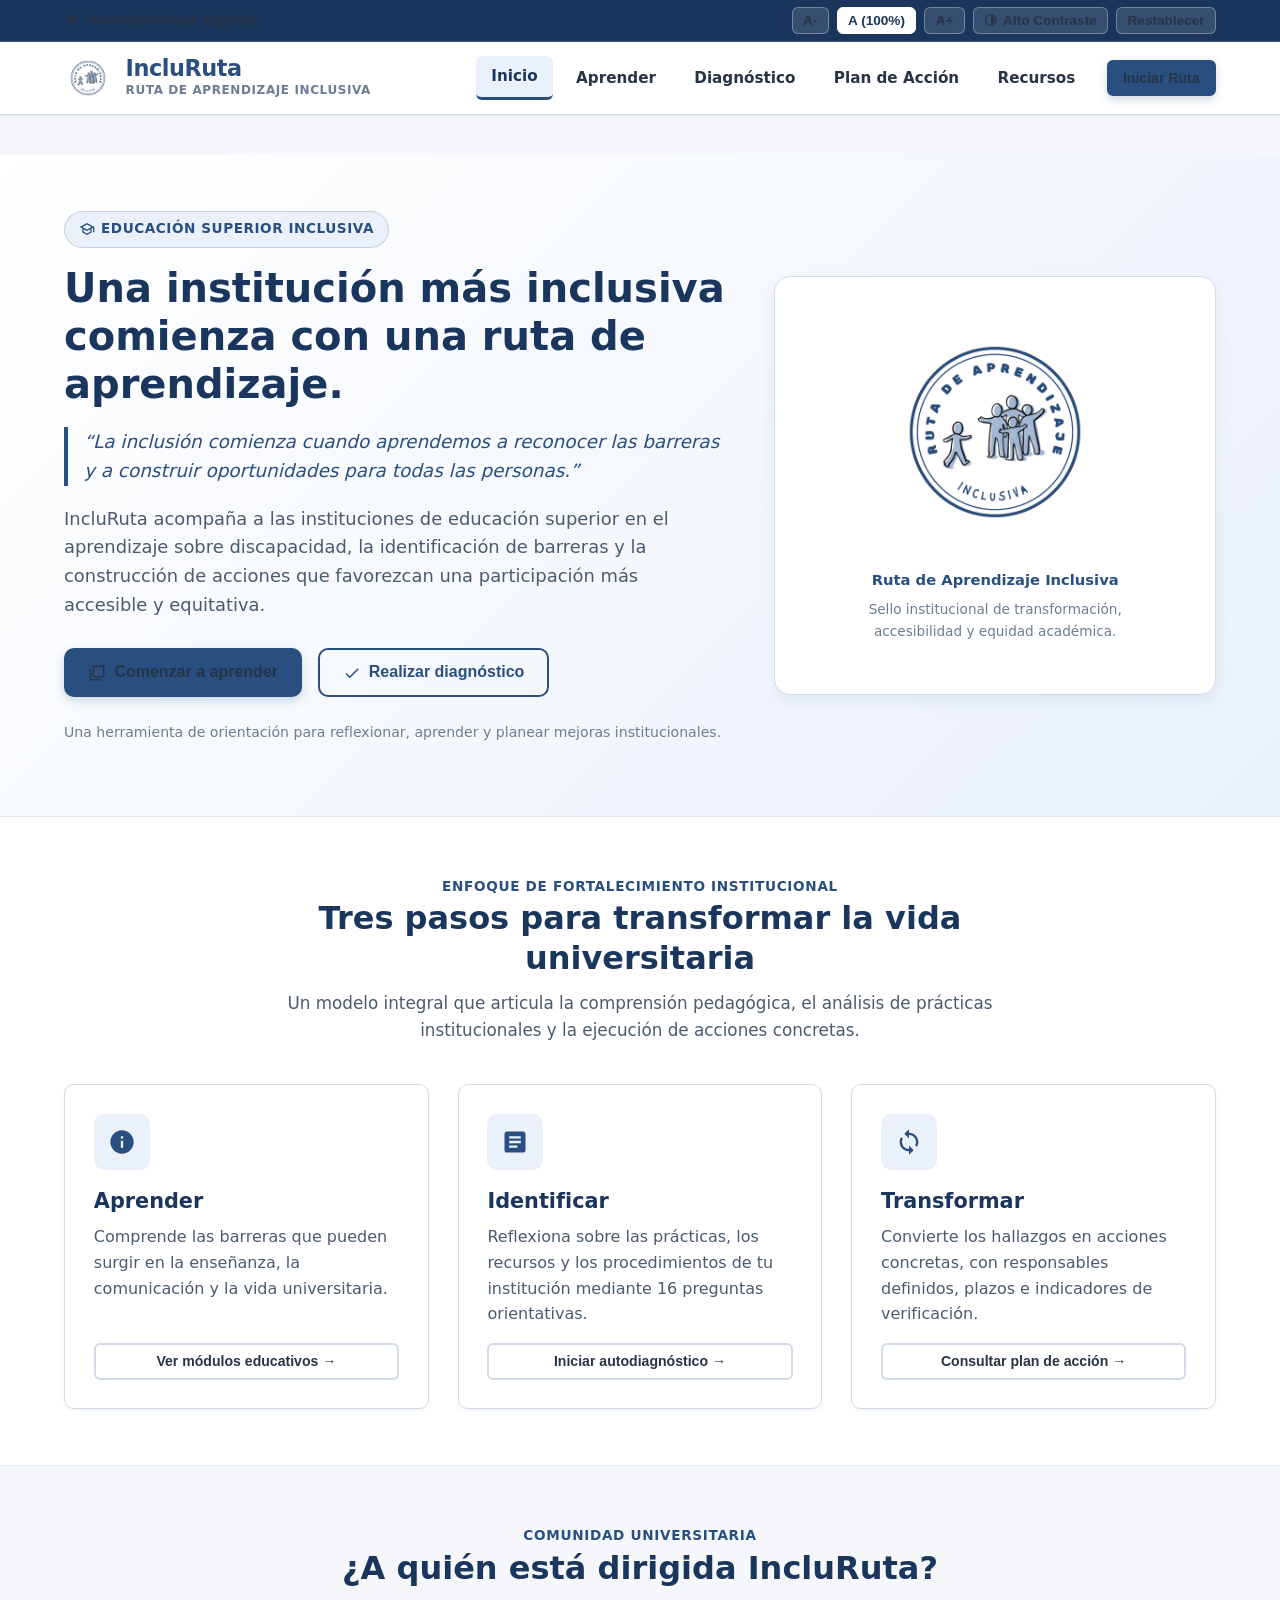
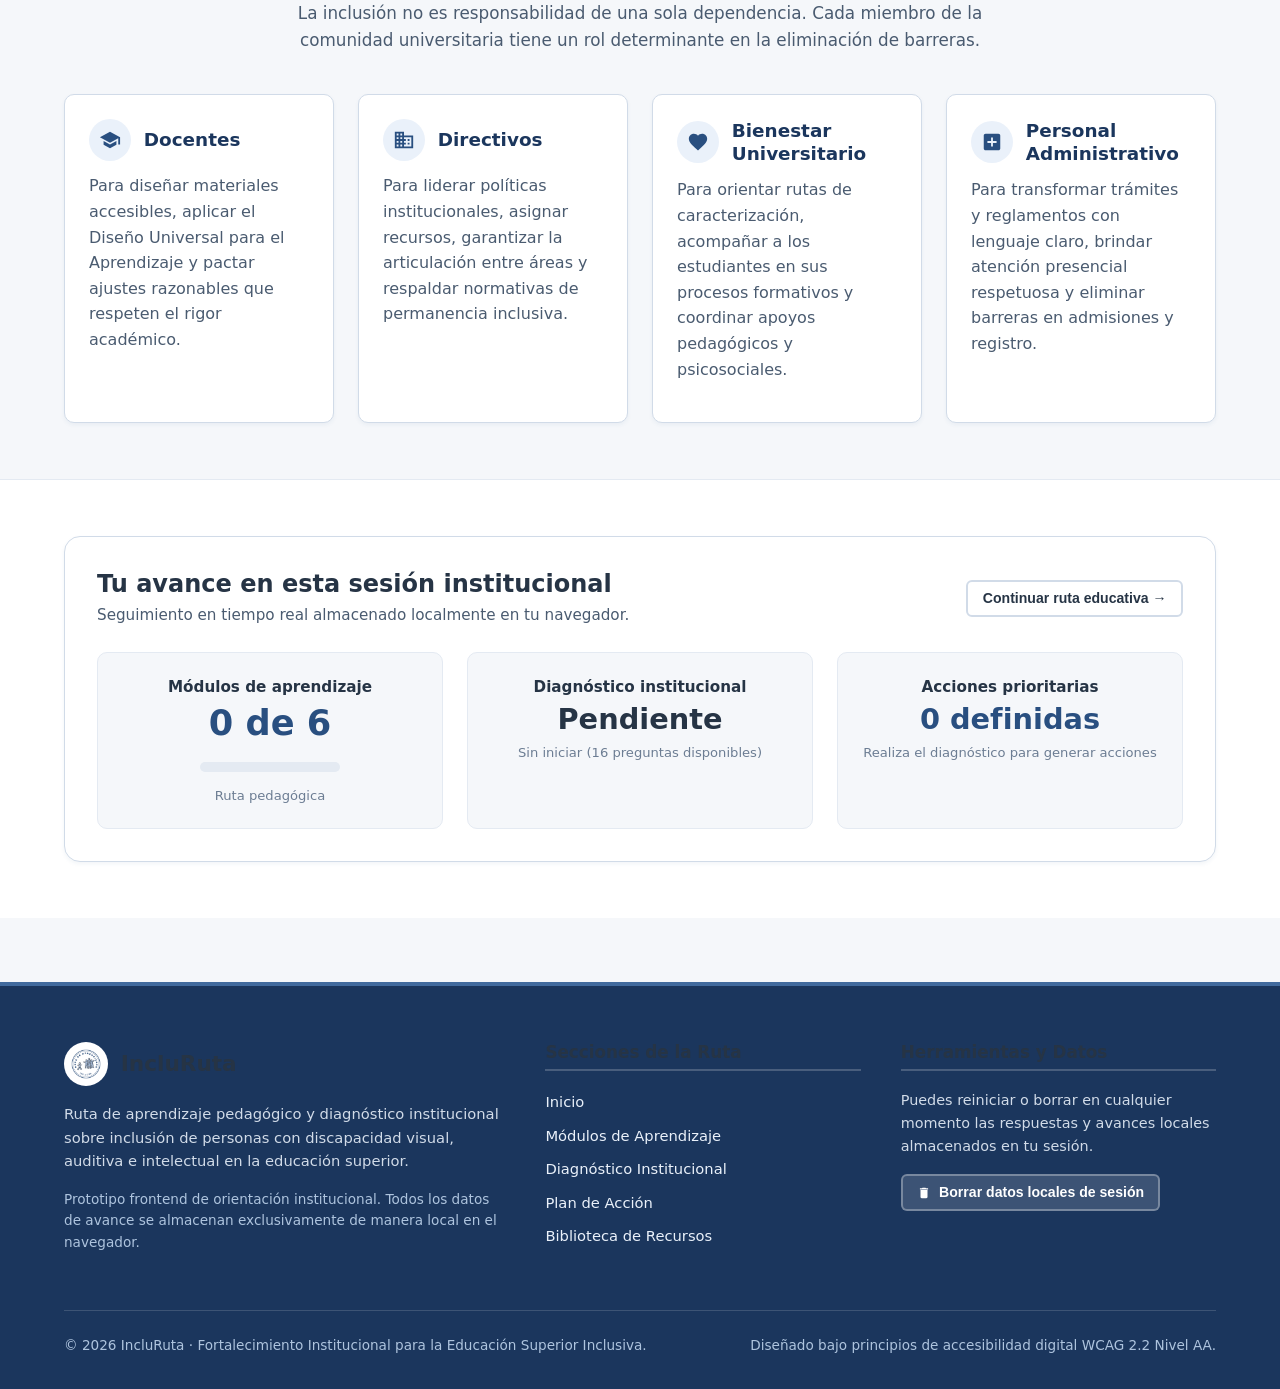
<file: index.html>
<!DOCTYPE html>
<html lang="es">
<head>
  <meta charset="UTF-8">
  <meta name="viewport" content="width=device-width, initial-scale=1.0">
  <title>IncluRuta - Ruta de Aprendizaje Inclusiva para la Educación Superior</title>
  <meta name="description" content="Plataforma institucional de aprendizaje y diagnóstico sobre inclusión de personas con discapacidad visual, auditiva e intelectual en la educación superior.">
  
  <!-- Estilos y accesibilidad -->
  <link rel="stylesheet" href="css/styles.css">
  <link rel="icon" type="image/png" href="assets/logo-incluruta.png">
</head>
<body>

  <!-- Enlace accesible para saltar directamente al contenido principal -->
  <a href="#main-content" class="skip-link">Saltar al contenido principal</a>

  <!-- Anunciador dinámico para lectores de pantalla -->
  <div id="sr-announcer" class="sr-only" aria-live="polite" aria-atomic="true"></div>

  <!-- =========================================================================
       BARRA DE ACCESIBILIDAD DIGITAL SUPERIOR
       ========================================================================= -->
  <section class="accessibility-bar" aria-label="Herramientas de accesibilidad visual">
    <div class="container">
      <div class="accessibility-label">
        <svg aria-hidden="true" width="18" height="18" fill="currentColor" viewBox="0 0 24 24"><path d="M12 2c1.1 0 2 .9 2 2s-.9 2-2 2-2-.9-2-2 .9-2 2-2zm9 7h-6v13h-2v-6h-2v6H9V9H3V7h18v2z"/></svg>
        <span>Accesibilidad digital:</span>
      </div>
      <div class="accessibility-controls">
        <button type="button" id="btn-font-decrease" class="btn-a11y" title="Reducir tamaño del texto a normal" aria-label="Texto tamaño normal">A-</button>
        <button type="button" id="btn-font-normal" class="btn-a11y" title="Tamaño normal de texto (100%)" aria-pressed="true" aria-label="Restablecer tamaño normal">A (100%)</button>
        <button type="button" id="btn-font-increase" class="btn-a11y" title="Aumentar tamaño de texto" aria-label="Aumentar tamaño de texto">A+</button>
        <button type="button" id="btn-high-contrast" class="btn-a11y" aria-pressed="false" title="Alternar modo de alto contraste para baja visión">
          <svg aria-hidden="true" width="14" height="14" fill="currentColor" viewBox="0 0 24 24"><path d="M12 2C6.48 2 2 6.48 2 12s4.48 10 10 10 10-4.48 10-10S17.52 2 12 2zm0 18c-4.41 0-8-3.59-8-8s3.59-8 8-8 8 3.59 8 8-3.59 8-8 8zm0-16.5v15c3.59 0 6.5-2.91 6.5-6.5S15.59 3.5 12 3.5z"/></svg>
          <span>Alto Contraste</span>
        </button>
        <button type="button" id="btn-reset-a11y" class="btn-a11y" title="Restablecer configuración de accesibilidad visual">
          <span>Restablecer</span>
        </button>
      </div>
    </div>
  </section>

  <!-- =========================================================================
       CABECERA INSTITUCIONAL (HEADER)
       ========================================================================= -->
  <header class="site-header" role="banner">
    <div class="container header-container">
      <a href="#section-home" class="brand-link" data-nav-target="section-home" aria-label="IncluRuta - Ir a la página de inicio">
        <img src="assets/logo-incluruta.png" alt="Logo de IncluRuta, ruta de aprendizaje inclusiva" class="brand-logo" width="48" height="48">
        <div class="brand-info">
          <span class="brand-title">IncluRuta</span>
          <span class="brand-tagline">Ruta de Aprendizaje Inclusiva</span>
        </div>
      </a>

      <!-- Botón de menú para dispositivos móviles -->
      <button type="button" id="mobile-menu-btn" class="btn-mobile-menu" aria-expanded="false" aria-controls="main-nav-menu" aria-label="Abrir menú de navegación">
        <svg aria-hidden="true" width="24" height="24" fill="none" stroke="currentColor" stroke-width="2" stroke-linecap="round" stroke-linejoin="round" viewBox="0 0 24 24"><line x1="3" y1="12" x2="21" y2="12"></line><line x1="3" y1="6" x2="21" y2="6"></line><line x1="3" y1="18" x2="21" y2="18"></line></svg>
      </button>

      <!-- Menú principal de navegación -->
      <nav id="main-nav-menu" class="nav-menu" role="navigation" aria-label="Navegación principal">
        <a href="#section-home" class="nav-link active" data-nav-target="section-home" aria-current="page">Inicio</a>
        <a href="#section-learning" class="nav-link" data-nav-target="section-learning">Aprender</a>
        <a href="#section-diagnostic" class="nav-link" data-nav-target="section-diagnostic">Diagnóstico</a>
        <a href="#section-action-plan" class="nav-link" data-nav-target="section-action-plan">Plan de Acción</a>
        <a href="#section-resources" class="nav-link" data-nav-target="section-resources">Recursos</a>
        <button type="button" class="btn btn-sm btn-primary" data-nav-target="section-learning" style="margin-left: 0.5rem;">
          Iniciar Ruta
        </button>
      </nav>
    </div>
  </header>

  <!-- =========================================================================
       CONTENIDO PRINCIPAL
       ========================================================================= -->
  <main id="main-content" tabindex="-1">

    <!-- =======================================================================
         1. SECCIÓN INICIO (PORTADA INSTITUCIONAL)
         ======================================================================= -->
    <section id="section-home" class="view-section active" aria-labelledby="hero-main-title">
      
      <!-- HERO -->
      <div class="hero-section">
        <div class="container hero-grid">
          <div class="hero-content">
            <span class="hero-tag">
              <svg aria-hidden="true" width="16" height="16" fill="currentColor" viewBox="0 0 24 24"><path d="M12 3L1 9l4 2.18v6L12 21l7-3.82v-6l2-1.09V17h2V9L12 3zm6.82 6L12 12.72 5.18 9 12 5.28 18.82 9zM17 15.99l-5 2.73-5-2.73v-3.72L12 15l5-2.73v3.72z"/></svg>
              Educación Superior Inclusiva
            </span>
            <h1 id="hero-main-title" class="hero-title">Una institución más inclusiva comienza con una ruta de aprendizaje.</h1>
            <blockquote class="hero-quote">
              “La inclusión comienza cuando aprendemos a reconocer las barreras y a construir oportunidades para todas las personas.”
            </blockquote>
            <p class="hero-lead">
              IncluRuta acompaña a las instituciones de educación superior en el aprendizaje sobre discapacidad, la identificación de barreras y la construcción de acciones que favorezcan una participación más accesible y equitativa.
            </p>
            <div class="hero-actions">
              <button type="button" class="btn btn-primary" data-nav-target="section-learning">
                <svg aria-hidden="true" width="18" height="18" fill="currentColor" viewBox="0 0 24 24"><path d="M4 6H2v14c0 1.1.9 2 2 2h14v-2H4V6zm16-4H8c-1.1 0-2 .9-2 2v12c0 1.1.9 2 2 2h12c1.1 0 2-.9 2-2V4c0-1.1-.9-2-2-2zm0 14H8V4h12v12z"/></svg>
                <span>Comenzar a aprender</span>
              </button>
              <button type="button" class="btn btn-secondary" data-nav-target="section-diagnostic">
                <svg aria-hidden="true" width="18" height="18" fill="currentColor" viewBox="0 0 24 24"><path d="M9 16.17L4.83 12l-1.42 1.41L9 19 21 7l-1.41-1.41z"/></svg>
                <span>Realizar diagnóstico</span>
              </button>
            </div>
            <p class="hero-note">
              Una herramienta de orientación para reflexionar, aprender y planear mejoras institucionales.
            </p>
          </div>

          <div class="hero-visual">
            <img src="assets/logo-incluruta.png" alt="Logo oficial de IncluRuta, sello circular con siluetas humanas que representan acogida y aprendizaje inclusivo" class="hero-logo-img" width="240" height="240">
            <span class="hero-badge-caption">Ruta de Aprendizaje Inclusiva</span>
            <p style="font-size: 0.85rem; color: var(--color-text-muted); margin-top: 0.5rem; max-width: 260px;">
              Sello institucional de transformación, accesibilidad y equidad académica.
            </p>
          </div>
        </div>
      </div>

      <!-- LOS TRES PILARES -->
      <div class="pillars-section">
        <div class="container">
          <div class="section-header">
            <span class="section-tag">Enfoque de Fortalecimiento Institucional</span>
            <h2 class="section-title">Tres pasos para transformar la vida universitaria</h2>
            <p class="section-description">
              Un modelo integral que articula la comprensión pedagógica, el análisis de prácticas institucionales y la ejecución de acciones concretas.
            </p>
          </div>

          <div class="cards-grid-3">
            <article class="card">
              <div class="pillar-icon-box" aria-hidden="true">
                <svg fill="currentColor" viewBox="0 0 24 24"><path d="M12 2C6.48 2 2 6.48 2 12s4.48 10 10 10 10-4.48 10-10S17.52 2 12 2zm1 15h-2v-6h2v6zm0-8h-2V7h2v2z"/></svg>
              </div>
              <h3 class="card-title">Aprender</h3>
              <p>Comprende las barreras que pueden surgir en la enseñanza, la comunicación y la vida universitaria.</p>
              <button type="button" class="btn btn-sm btn-outline-subtle" data-nav-target="section-learning" style="margin-top: auto;">
                Ver módulos educativos →
              </button>
            </article>

            <article class="card">
              <div class="pillar-icon-box" aria-hidden="true">
                <svg fill="currentColor" viewBox="0 0 24 24"><path d="M19 3H5c-1.1 0-2 .9-2 2v14c0 1.1.9 2 2 2h14c1.1 0 2-.9 2-2V5c0-1.1-.9-2-2-2zm-5 14H7v-2h7v2zm3-4H7v-2h10v2zm0-4H7V7h10v2z"/></svg>
              </div>
              <h3 class="card-title">Identificar</h3>
              <p>Reflexiona sobre las prácticas, los recursos y los procedimientos de tu institución mediante 16 preguntas orientativas.</p>
              <button type="button" class="btn btn-sm btn-outline-subtle" data-nav-target="section-diagnostic" style="margin-top: auto;">
                Iniciar autodiagnóstico →
              </button>
            </article>

            <article class="card">
              <div class="pillar-icon-box" aria-hidden="true">
                <svg fill="currentColor" viewBox="0 0 24 24"><path d="M12 4V1L8 5l4 4V6c3.31 0 6 2.69 6 6 0 1.01-.25 1.97-.7 2.8l1.46 1.46C19.54 15.03 20 13.57 20 12c0-4.42-3.58-8-8-8zm0 14c-3.31 0-6-2.69-6-6 0-1.01.25-1.97.7-2.8L5.24 7.74C4.46 8.97 4 10.43 4 12c0 4.42 3.58 8 8 8v3l4-4-4-4v3z"/></svg>
              </div>
              <h3 class="card-title">Transformar</h3>
              <p>Convierte los hallazgos en acciones concretas, con responsables definidos, plazos e indicadores de verificación.</p>
              <button type="button" class="btn btn-sm btn-outline-subtle" data-nav-target="section-action-plan" style="margin-top: auto;">
                Consultar plan de acción →
              </button>
            </article>
          </div>
        </div>
      </div>

      <!-- PÚBLICO OBJETIVO (4 PERFILES) -->
      <div class="audience-section">
        <div class="container">
          <div class="section-header">
            <span class="section-tag">Comunidad Universitaria</span>
            <h2 class="section-title">¿A quién está dirigida IncluRuta?</h2>
            <p class="section-description">
              La inclusión no es responsabilidad de una sola dependencia. Cada miembro de la comunidad universitaria tiene un rol determinante en la eliminación de barreras.
            </p>
          </div>

          <div class="cards-grid-4">
            <article class="profile-card">
              <div class="profile-header">
                <div class="profile-icon" aria-hidden="true">
                  <svg fill="currentColor" viewBox="0 0 24 24"><path d="M5 13.18v4L12 21l7-3.82v-4L12 17l-7-3.82zM12 3L1 9l11 6 9-4.91V17h2V9L12 3z"/></svg>
                </div>
                <h3 class="profile-title">Docentes</h3>
              </div>
              <p>Para diseñar materiales accesibles, aplicar el Diseño Universal para el Aprendizaje y pactar ajustes razonables que respeten el rigor académico.</p>
            </article>

            <article class="profile-card">
              <div class="profile-header">
                <div class="profile-icon" aria-hidden="true">
                  <svg fill="currentColor" viewBox="0 0 24 24"><path d="M12 7V3H2v18h20V7H12zM6 19H4v-2h2v2zm0-4H4v-2h2v2zm0-4H4V9h2v2zm0-4H4V5h2v2zm4 12H8v-2h2v2zm0-4H8v-2h2v2zm0-4H8V9h2v2zm0-4H8V5h2v2zm10 12h-8v-2h2v-2h-2v-2h2v-2h-2V9h8v10zm-2-8h-2v2h2v-2zm0 4h-2v2h2v-2z"/></svg>
                </div>
                <h3 class="profile-title">Directivos</h3>
              </div>
              <p>Para liderar políticas institucionales, asignar recursos, garantizar la articulación entre áreas y respaldar normativas de permanencia inclusiva.</p>
            </article>

            <article class="profile-card">
              <div class="profile-header">
                <div class="profile-icon" aria-hidden="true">
                  <svg fill="currentColor" viewBox="0 0 24 24"><path d="M12 21.35l-1.45-1.32C5.4 15.36 2 12.28 2 8.5 2 5.42 4.42 3 7.5 3c1.74 0 3.41.81 4.5 2.09C13.09 3.81 14.76 3 16.5 3 19.58 3 22 5.42 22 8.5c0 3.78-3.4 6.86-8.55 11.54L12 21.35z"/></svg>
                </div>
                <h3 class="profile-title">Bienestar Universitario</h3>
              </div>
              <p>Para orientar rutas de caracterización, acompañar a los estudiantes en sus procesos formativos y coordinar apoyos pedagógicos y psicosociales.</p>
            </article>

            <article class="profile-card">
              <div class="profile-header">
                <div class="profile-icon" aria-hidden="true">
                  <svg fill="currentColor" viewBox="0 0 24 24"><path d="M19 3H5c-1.11 0-2 .9-2 2v14c0 1.1.89 2 2 2h14c1.1 0 2-.9 2-2V5c0-1.1-.89-2-2-2zm-2 10h-4v4h-2v-4H7v-2h4V7h2v4h4v2z"/></svg>
                </div>
                <h3 class="profile-title">Personal Administrativo</h3>
              </div>
              <p>Para transformar trámites y reglamentos con lenguaje claro, brindar atención presencial respetuosa y eliminar barreras en admisiones y registro.</p>
            </article>
          </div>
        </div>
      </div>

      <!-- PANEL DE AVANCE EN INICIO (DATOS REALES) -->
      <div class="progress-summary-section">
        <div class="container">
          <div class="progress-dashboard">
            <div style="display: flex; align-items: center; justify-content: space-between; flex-wrap: wrap; gap: 1rem;">
              <div>
                <h2 style="font-size: 1.5rem; margin-bottom: 0.25rem;">Tu avance en esta sesión institucional</h2>
                <p style="margin: 0; color: var(--color-text-secondary); font-size: 0.95rem;">
                  Seguimiento en tiempo real almacenado localmente en tu navegador.
                </p>
              </div>
              <button type="button" class="btn btn-sm btn-outline-subtle" data-nav-target="section-learning">
                Continuar ruta educativa →
              </button>
            </div>

            <div class="dashboard-stats">
              <div class="stat-box">
                <span class="stat-label">Módulos de aprendizaje</span>
                <span id="home-modules-completed-count" class="stat-value">0 de 6</span>
                <div class="progress-bar-container" style="width: 140px;" role="progressbar" aria-label="Progreso de módulos completados">
                  <div id="home-modules-progress-fill" class="progress-bar-fill" style="width: 0%;" aria-valuenow="0" aria-valuemin="0" aria-valuemax="100"></div>
                </div>
                <span class="stat-subtext">Ruta pedagógica</span>
              </div>

              <div class="stat-box">
                <span class="stat-label">Diagnóstico institucional</span>
                <span id="home-diagnostic-status" class="stat-value" style="font-size: 1.8rem;">Pendiente</span>
                <span id="home-diagnostic-subtext" class="stat-subtext">16 preguntas por responder</span>
              </div>

              <div class="stat-box">
                <span class="stat-label">Acciones prioritarias</span>
                <span id="home-priority-actions-count" class="stat-value" style="font-size: 1.8rem;">0 definidas</span>
                <span id="home-priority-actions-subtext" class="stat-subtext">Calculadas tras diagnóstico</span>
              </div>
            </div>
          </div>
        </div>
      </div>

    </section>

    <!-- =======================================================================
         2. SECCIÓN APRENDER (RUTA DE APRENDIZAJE)
         ======================================================================= -->
    <section id="section-learning" class="view-section" aria-labelledby="learning-main-title">
      <div class="container">
        <div class="section-header">
          <span class="section-tag">Formación Institucional</span>
          <h2 id="learning-main-title" class="section-title">Ruta de Aprendizaje: 6 Módulos Educativos</h2>
          <p class="section-description">
            Explora cada módulo para comprender barreras, consultar casos prácticos universitarios y adoptar recomendaciones basadas en evidencia para la educación superior.
          </p>
        </div>

        <!-- Contenedor dinámico de módulos -->
        <div id="modules-grid-container" class="modules-grid" role="list">
          <!-- Renderizado dinámico desde learning.js -->
        </div>

        <div class="alert-box alert-info" style="margin-top: 2.5rem;">
          <svg aria-hidden="true" fill="currentColor" viewBox="0 0 24 24"><path d="M12 2C6.48 2 2 6.48 2 12s4.48 10 10 10 10-4.48 10-10S17.52 2 12 2zm1 15h-2v-6h2v6zm0-8h-2V7h2v2z"/></svg>
          <div>
            <strong>Privacidad de tu avance:</strong> El progreso de los módulos completados se guarda exclusivamente en el almacenamiento local (LocalStorage) de este navegador. No se envía ninguna información a servidores externos ni bases de datos remotas.
          </div>
        </div>
      </div>
    </section>

    <!-- =======================================================================
         3. SECCIÓN DIAGNÓSTICO INSTITUCIONAL (16 PREGUNTAS)
         ======================================================================= -->
    <section id="section-diagnostic" class="view-section" aria-labelledby="diagnostic-main-title">
      <div class="container diagnostic-container">
        
        <div class="section-header">
          <span class="section-tag">Autoevaluación Reflexiva</span>
          <h2 id="diagnostic-main-title" class="section-title">Diagnóstico Institucional Orientativo</h2>
          <p class="section-description">
            Una herramienta para reflexionar sobre las prácticas actuales de inclusión en tu institución a través de 8 áreas clave y 16 preguntas concretas.
          </p>
        </div>

        <!-- Tarjeta de Introducción -->
        <div id="diagnostic-intro-card" class="diagnostic-intro-card">
          <h3 style="font-size: 1.35rem; color: var(--color-primary-dark); margin-bottom: 0.8rem;">
            Antes de comenzar tu autodiagnóstico
          </h3>
          <p>
            Este diagnóstico te ayudará a reflexionar sobre las prácticas de inclusión de tu institución. No es una certificación ni una evaluación oficial. Responde según lo que conozcas y evita asumir que una práctica existe si no tienes información para confirmarlo.
          </p>

          <div class="diagnostic-disclaimer">
            <strong>Opciones de respuesta disponibles:</strong>
            <ul style="margin: 0.6rem 0 0.2rem; padding-left: 1.2rem;">
              <li><strong>Sí, de manera consistente:</strong> La práctica se aplica de forma habitual y generalizada en la institución.</li>
              <li><strong>Parcialmente:</strong> La práctica existe, pero no se aplica de manera completa o consistente en todas las áreas o facultades.</li>
              <li><strong>No por ahora:</strong> Aún no se ha desarrollado esta práctica o recurso en la institución.</li>
              <li><strong>No lo sé:</strong> Se identifica como una oportunidad para verificar e indagar información institucional, no como una falta personal.</li>
            </ul>
          </div>

          <div style="margin-top: 1.8rem; text-align: center;">
            <button type="button" class="btn btn-primary" onclick="DiagnosticModule.currentStepIndex = 0; document.getElementById('diagnostic-intro-card').style.display='none'; document.getElementById('diagnostic-step-wrapper').classList.add('active'); DiagnosticModule.renderCurrentQuestion();">
              <span>Iniciar cuestionario (16 preguntas)</span>
              <svg aria-hidden="true" width="18" height="18" fill="currentColor" viewBox="0 0 24 24"><path d="M12 4l-1.41 1.41L16.17 11H4v2h12.17l-5.58 5.59L12 20l8-8z"/></svg>
            </button>
          </div>
        </div>

        <!-- Cuestionario Paso a Paso -->
        <div id="diagnostic-step-wrapper" class="diagnostic-step-wrapper" aria-live="polite">
          <div class="diagnostic-stepper-header">
            <span id="diag-area-tag" class="diagnostic-area-tag">Área 1: Accesibilidad digital</span>
            <span id="diag-step-counter" class="diagnostic-step-counter">Pregunta 1 de 16</span>
          </div>

          <!-- Barra de progreso -->
          <div class="progress-bar-container" role="progressbar" aria-label="Progreso del cuestionario" aria-valuemin="0" aria-valuemax="100">
            <div id="diag-progress-bar-fill" class="progress-bar-fill" style="width: 6.25%;" aria-valuenow="6"></div>
          </div>

          <fieldset style="border: none; padding: 0; margin: 0;">
            <legend class="sr-only">Pregunta actual del diagnóstico</legend>
            <h3 id="diag-question-text" class="question-text">
              ¿Los contenidos académicos y administrativos digitales pueden consultarse con tecnologías de asistencia?
            </h3>
            <p id="diag-question-help" style="color: var(--color-text-secondary); margin-bottom: 1.5rem; font-size: 0.95rem;">
              Considera si los PDFs, presentaciones y documentos compartidos en el campus virtual pueden ser leídos por lectores de pantalla y magnificadores.
            </p>

            <div class="options-group" role="radiogroup" aria-labelledby="diag-question-text">
              <label class="option-card" for="opt-consistent">
                <input type="radio" id="opt-consistent" name="diag-option" value="consistent">
                <span class="option-radio-custom" aria-hidden="true"></span>
                <span class="option-content">
                  <span class="option-label">Sí, de manera consistente</span>
                  <span class="option-help">La práctica está institucionalizada y se cumple de forma regular.</span>
                </span>
              </label>

              <label class="option-card" for="opt-partial">
                <input type="radio" id="opt-partial" name="diag-option" value="partial">
                <span class="option-radio-custom" aria-hidden="true"></span>
                <span class="option-content">
                  <span class="option-label">Parcialmente</span>
                  <span class="option-help">Existe la práctica, pero depende de iniciativas aisladas o no es uniforme.</span>
                </span>
              </label>

              <label class="option-card" for="opt-pending">
                <input type="radio" id="opt-pending" name="diag-option" value="pending">
                <span class="option-radio-custom" aria-hidden="true"></span>
                <span class="option-content">
                  <span class="option-label">No por ahora</span>
                  <span class="option-help">Actualmente no se cuenta con esta práctica o mecanismo en la institución.</span>
                </span>
              </label>

              <label class="option-card" for="opt-unknown">
                <input type="radio" id="opt-unknown" name="diag-option" value="unknown">
                <span class="option-radio-custom" aria-hidden="true"></span>
                <span class="option-content">
                  <span class="option-label">No lo sé</span>
                  <span class="option-help">Oportunidad de indagación y verificación con las áreas responsables.</span>
                </span>
              </label>
            </div>
          </fieldset>

          <div class="diagnostic-controls">
            <button type="button" id="diag-prev-btn" class="btn btn-outline-subtle" style="visibility: hidden;">
              ← Pregunta anterior
            </button>
            <button type="button" id="diag-next-btn" class="btn btn-primary">
              Siguiente pregunta →
            </button>
          </div>
        </div>

        <!-- Resultados del Diagnóstico -->
        <div id="diagnostic-results-wrapper" class="diagnostic-results-wrapper">
          <div class="results-summary-card">
            <div style="display: flex; align-items: flex-start; justify-content: space-between; flex-wrap: wrap; gap: 1rem;">
              <div>
                <span class="section-tag">Resultados cuantitativos</span>
                <h3 style="font-size: 1.6rem; color: var(--color-primary-dark); margin-bottom: 0.5rem;">
                  Resumen Institucional de Respuestas
                </h3>
                <p style="color: var(--color-text-secondary); margin: 0;">
                  Desglose exacto de las 16 preguntas registradas por categoría de respuesta:
                </p>
              </div>
              <button type="button" id="diag-restart-btn" class="btn btn-sm btn-outline-subtle">
                Reiniciar diagnóstico
              </button>
            </div>

            <!-- Métricas -->
            <div class="results-grid-4">
              <div class="result-metric-card metric-consistent">
                <div id="metric-consistent-val" class="result-metric-value">0</div>
                <div class="result-metric-label">Prácticas consistentes</div>
              </div>
              <div class="result-metric-card metric-partial">
                <div id="metric-partial-val" class="result-metric-value">0</div>
                <div class="result-metric-label">Implementación parcial</div>
              </div>
              <div class="result-metric-card metric-pending">
                <div id="metric-pending-val" class="result-metric-value">0</div>
                <div class="result-metric-label">Por desarrollar</div>
              </div>
              <div class="result-metric-card metric-unknown">
                <div id="metric-unknown-val" class="result-metric-value">0</div>
                <div class="result-metric-label">Por verificar (No lo sé)</div>
              </div>
            </div>

            <!-- Desglose por áreas -->
            <h4 style="margin-top: 2rem; color: var(--color-primary-dark);">Desglose por las 8 áreas evaluadas:</h4>
            <div style="overflow-x: auto;">
              <table class="areas-breakdown-table" aria-label="Desglose de resultados por área institucional">
                <thead>
                  <tr>
                    <th scope="col" style="width: 70%;">Área institucional y preguntas</th>
                    <th scope="col" style="width: 30%;">Estado observado</th>
                  </tr>
                </thead>
                <tbody id="areas-breakdown-body">
                  <!-- Renderizado dinámico desde diagnostic.js -->
                </tbody>
              </table>
            </div>

            <!-- Aviso orientativo obligatorio -->
            <div class="alert-box alert-warning">
              <svg aria-hidden="true" fill="currentColor" viewBox="0 0 24 24"><path d="M1 21h22L12 2 1 21zm12-3h-2v-2h2v2zm0-4h-2v-4h2v4z"/></svg>
              <div>
                <strong>Aviso sobre el alcance de los resultados:</strong>
                Los resultados son orientativos y se basan en las respuestas proporcionadas. No constituyen una certificación, auditoría de accesibilidad ni diagnóstico validado. Deben complementarse con revisión documental, diálogo con personas con discapacidad y evaluación de las condiciones reales de la institución.
              </div>
            </div>

            <div style="margin-top: 2rem; text-align: center;">
              <button type="button" class="btn btn-primary" data-nav-target="section-action-plan">
                <span>Ver Plan de Acción y Recomendaciones sugeridas</span>
                <svg aria-hidden="true" width="18" height="18" fill="currentColor" viewBox="0 0 24 24"><path d="M12 4l-1.41 1.41L16.17 11H4v2h12.17l-5.58 5.59L12 20l8-8z"/></svg>
              </button>
            </div>
          </div>
        </div>

      </div>
    </section>

    <!-- =======================================================================
         4. SECCIÓN PLAN DE ACCIÓN Y RECOMENDACIONES
         ======================================================================= -->
    <section id="section-action-plan" class="view-section" aria-labelledby="action-plan-main-title">
      <div class="container">
        
        <!-- Header exclusivo para impresión formal -->
        <div class="print-header">
          <h1 style="font-size: 1.8rem; margin-bottom: 0.2rem;">INCLURUTA - PLAN DE ACCIÓN INSTITUCIONAL</h1>
          <p style="font-size: 0.95rem; margin-bottom: 0.5rem;">Ruta de Aprendizaje y Mejoramiento en Inclusión para la Educación Superior</p>
          <p style="font-size: 0.85rem; color: #555;">Documento de trabajo generado localmente · Orientaciones institucionales</p>
        </div>

        <div class="action-plan-header">
          <div>
            <span class="section-tag">Mejora Continua</span>
            <h2 id="action-plan-main-title" class="section-title">Plan de Acción y Recomendaciones</h2>
            <p class="section-description">
              Recomendaciones prácticas y alcanzables basadas en tus hallazgos, con responsables institucionales, plazos y mecanismos de verificación.
            </p>
          </div>
          <div>
            <button type="button" id="action-plan-print-btn" class="btn btn-secondary">
              <svg aria-hidden="true" width="18" height="18" fill="currentColor" viewBox="0 0 24 24"><path d="M19 8H5c-1.66 0-3 1.34-3 3v6h4v4h12v-4h4v-6c0-1.66-1.34-3-3-3zm-3 11H8v-5h8v5zm3-7c-.55 0-1-.45-1-1s.45-1 1-1 1 .45 1 1-.45 1-1 1zm-1-9H6v4h12V3z"/></svg>
              <span>Imprimir / Guardar en PDF</span>
            </button>
          </div>
        </div>

        <!-- Listado interactivo de acciones -->
        <div id="action-cards-container" class="action-cards-grid">
          <!-- Renderizado dinámico desde diagnostic.js -->
        </div>

        <div class="alert-box alert-info" style="margin-top: 2rem;">
          <svg aria-hidden="true" fill="currentColor" viewBox="0 0 24 24"><path d="M12 2C6.48 2 2 6.48 2 12s4.48 10 10 10 10-4.48 10-10S17.52 2 12 2zm1 15h-2v-6h2v6zm0-8h-2V7h2v2z"/></svg>
          <div>
            <strong>Persistencia de tus notas:</strong> Puedes actualizar el estado de cada acción (Pendiente, En proceso, Completada) y escribir anotaciones internas. Los cambios se guardan automáticamente en tu navegador.
          </div>
        </div>

      </div>
    </section>

    <!-- =======================================================================
         5. SECCIÓN RECURSOS
         ======================================================================= -->
    <section id="section-resources" class="view-section" aria-labelledby="resources-main-title">
      <div class="container">
        <div class="section-header">
          <span class="section-tag">Biblioteca Especializada</span>
          <h2 id="resources-main-title" class="section-title">Recursos y Normativa Oficial</h2>
          <p class="section-description">
            Guías pedagógicas, estándares de accesibilidad digital y marco legal colombiano e internacional verificado para la educación superior.
          </p>
        </div>

        <!-- Barra de búsqueda y filtros -->
        <div class="resources-filter-bar">
          <div class="search-input-wrapper">
            <svg class="search-icon-svg" aria-hidden="true" fill="currentColor" viewBox="0 0 24 24"><path d="M15.5 14h-.79l-.28-.27C15.41 12.59 16 11.11 16 9.5 16 5.91 13.09 3 9.5 3S3 5.91 3 9.5 5.91 16 9.5 16c1.61 0 3.09-.59 4.23-1.57l.27.28v.79l5 4.99L20.49 19l-4.99-5zm-6 0C7.01 14 5 11.99 5 9.5S7.01 5 9.5 5 14 7.01 14 9.5 11.99 14 9.5 14z"/></svg>
            <input type="text" id="resources-search-input" class="search-input" placeholder="Buscar por palabra clave (ej. DUA, WCAG, Decreto 1421, lectores de pantalla)..." aria-label="Buscar en la biblioteca de recursos">
          </div>

          <div class="category-chips-list" role="group" aria-label="Filtrar por categoría">
            <button type="button" class="chip-btn active" data-category="Todas">Todas las categorías</button>
            <button type="button" class="chip-btn" data-category="Normativa y orientaciones en Colombia">Normativa en Colombia</button>
            <button type="button" class="chip-btn" data-category="Guías de accesibilidad digital">Accesibilidad digital</button>
            <button type="button" class="chip-btn" data-category="Recomendaciones para docentes">Recomendaciones docentes</button>
            <button type="button" class="chip-btn" data-category="Comunicación accesible">Comunicación accesible</button>
            <button type="button" class="chip-btn" data-category="Lenguaje claro y accesibilidad cognitiva">Lenguaje claro</button>
            <button type="button" class="chip-btn" data-category="Ajustes razonables">Ajustes razonables (DUA)</button>
            <button type="button" class="chip-btn" data-category="Herramientas para revisar documentos">Herramientas de revisión</button>
          </div>
        </div>

        <!-- Grid de Recursos -->
        <div id="resources-cards-container" class="resources-grid" role="list">
          <!-- Renderizado dinámico desde app.js -->
        </div>
      </div>
    </section>

  </main>

  <!-- =========================================================================
       MODAL DE LECTURA DE MÓDULO (Lector Accesible)
       ========================================================================= -->
  <div id="module-reader-modal" class="modal-overlay" role="dialog" aria-modal="true" aria-hidden="true" aria-labelledby="modal-module-title">
    <div class="modal-dialog">
      <div class="modal-header">
        <div class="modal-header-info">
          <span id="modal-module-number" class="module-number" style="align-self: flex-start;">MÓDULO 01</span>
          <h2 id="modal-module-title" class="modal-title">Título del Módulo</h2>
        </div>
        <button type="button" id="modal-close-button" class="modal-close-btn" aria-label="Cerrar ventana de lectura">&times;</button>
      </div>

      <div id="modal-module-body" class="modal-body" tabindex="0">
        <!-- Contenido dinámico desde learning.js -->
      </div>

      <div class="modal-footer">
        <button type="button" id="modal-toggle-complete-btn" class="btn btn-success">
          Marcar módulo como completado
        </button>
        <button type="button" id="modal-bottom-close-btn" class="btn btn-outline-subtle">
          Cerrar lectura
        </button>
      </div>
    </div>
  </div>

  <!-- =========================================================================
       MODAL DE CONFIRMACIÓN PARA REINICIAR DATOS LOCALES
       ========================================================================= -->
  <div id="reset-data-modal" class="modal-overlay" role="dialog" aria-modal="true" aria-hidden="true" aria-labelledby="reset-modal-title">
    <div class="modal-dialog" style="max-width: 540px;">
      <div class="modal-header" style="background-color: var(--color-danger-bg); border-color: #FFCDD2;">
        <h2 id="reset-modal-title" class="modal-title" style="color: var(--color-danger); font-size: 1.3rem;">
          ¿Reiniciar datos de esta sesión?
        </h2>
        <button type="button" id="reset-modal-close-btn" class="modal-close-btn" aria-label="Cerrar cuadro de diálogo">&times;</button>
      </div>

      <div class="modal-body">
        <p>Esta acción eliminará de forma irreversible en este navegador:</p>
        <ul>
          <li>El registro de módulos educativos completados.</li>
          <li>Todas las respuestas registradas en el diagnóstico institucional.</li>
          <li>El plan de acción y las notas personalizadas guardadas.</li>
        </ul>
        <p style="font-size: 0.92rem; color: var(--color-text-secondary); margin-bottom: 0;">
          No se afectará ningún archivo del sistema ni se enviará ningún reporte externo.
        </p>
      </div>

      <div class="modal-footer">
        <button type="button" id="reset-modal-cancel-btn" class="btn btn-outline-subtle">
          Cancelar y conservar datos
        </button>
        <button type="button" id="reset-modal-confirm-btn" class="btn" style="background: var(--color-danger); color: white; border-color: var(--color-danger);">
          Sí, eliminar datos locales
        </button>
      </div>
    </div>
  </div>

  <!-- =========================================================================
       PIE DE PÁGINA (FOOTER)
       ========================================================================= -->
  <footer class="site-footer" role="contentinfo">
    <div class="container">
      <div class="footer-grid">
        <div>
          <div class="footer-brand">
            <img src="assets/logo-incluruta.png" alt="Logo de IncluRuta, ruta de aprendizaje inclusiva" class="footer-logo" width="44" height="44">
            <span class="footer-brand-title">IncluRuta</span>
          </div>
          <p class="footer-desc">
            Ruta de aprendizaje pedagógico y diagnóstico institucional sobre inclusión de personas con discapacidad visual, auditiva e intelectual en la educación superior.
          </p>
          <p style="font-size: 0.85rem; color: #AEC4DE; margin-top: 0.8rem;">
            Prototipo frontend de orientación institucional. Todos los datos de avance se almacenan exclusivamente de manera local en el navegador.
          </p>
        </div>

        <div>
          <h3 class="footer-col-title">Secciones de la Ruta</h3>
          <ul class="footer-links">
            <li><a href="#section-home" data-nav-target="section-home">Inicio</a></li>
            <li><a href="#section-learning" data-nav-target="section-learning">Módulos de Aprendizaje</a></li>
            <li><a href="#section-diagnostic" data-nav-target="section-diagnostic">Diagnóstico Institucional</a></li>
            <li><a href="#section-action-plan" data-nav-target="section-action-plan">Plan de Acción</a></li>
            <li><a href="#section-resources" data-nav-target="section-resources">Biblioteca de Recursos</a></li>
          </ul>
        </div>

        <div>
          <h3 class="footer-col-title">Herramientas y Datos</h3>
          <p style="font-size: 0.9rem; color: #D1DBE8; margin-bottom: 1rem;">
            Puedes reiniciar o borrar en cualquier momento las respuestas y avances locales almacenados en tu sesión.
          </p>
          <button type="button" id="btn-open-reset-modal" class="btn btn-sm btn-outline-subtle" style="background: rgba(255, 255, 255, 0.15); color: white; border-color: rgba(255, 255, 255, 0.3);">
            <svg aria-hidden="true" width="14" height="14" fill="currentColor" viewBox="0 0 24 24"><path d="M6 19c0 1.1.9 2 2 2h8c1.1 0 2-.9 2-2V7H6v12zM19 4h-3.5l-1-1h-5l-1 1H5v2h14V4z"/></svg>
            <span>Borrar datos locales de sesión</span>
          </button>
        </div>
      </div>

      <div class="footer-bottom">
        <div>
          © 2026 IncluRuta · Fortalecimiento Institucional para la Educación Superior Inclusiva.
        </div>
        <div>
          Diseñado bajo principios de accesibilidad digital WCAG 2.2 Nivel AA.
        </div>
      </div>
    </div>
  </footer>

  <!-- Scripts JavaScript modulares -->
  <script src="js/learning.js"></script>
  <script src="js/diagnostic.js"></script>
  <script src="js/app.js"></script>
</body>
</html>
</file>
<file: css/styles.css>
/* ==========================================================================
   INCLURUTA - SISTEMA DE DISEÑO Y ACCESIBILIDAD DIGITAL
   Basado en la identidad del logo oficial y directrices WCAG 2.2 Nivel AA
   ========================================================================== */

:root {
  /* Paleta cromática principal */
  --color-primary: #294F80;
  --color-primary-dark: #1B365D;
  --color-primary-light: #416A9D;
  --color-primary-ultra-light: #EAF1FA;
  
  --color-bg-base: #FFFFFF;
  --color-bg-subtle: #F5F7FA;
  --color-bg-surface: #FFFFFF;
  --color-bg-overlay: rgba(27, 54, 93, 0.65);
  
  --color-text-primary: #263445;
  --color-text-secondary: #4A5B70;
  --color-text-muted: #6C7D93;
  --color-text-inverse: #FFFFFF;

  --color-border: #D1DBE8;
  --color-border-light: #E4EAF2;
  
  /* Colores de estado con contraste AA/AAA */
  --color-success: #1B7A32;
  --color-success-bg: #E8F5E9;
  --color-success-border: #A5D6A7;
  
  --color-warning: #A36200;
  --color-warning-bg: #FFF8E1;
  --color-warning-border: #FFE082;
  
  --color-info: #0D629B;
  --color-info-bg: #E1F0FA;
  --color-info-border: #90CAF9;
  
  --color-danger: #B71C1C;
  --color-danger-bg: #FFEBEE;
  
  /* Tipografía y escalado accesible */
  --font-family-base: system-ui, -apple-system, "Segoe UI", Roboto, "Helvetica Neue", Arial, sans-serif;
  --font-scale: 1rem;
  --font-line-height: 1.6;
  
  /* Espaciado y radios moderados */
  --radius-sm: 6px;
  --radius-md: 10px;
  --radius-lg: 16px;
  --radius-full: 9999px;
  
  --shadow-sm: 0 2px 4px rgba(41, 79, 128, 0.06);
  --shadow-md: 0 6px 16px rgba(41, 79, 128, 0.08);
  --shadow-lg: 0 12px 28px rgba(41, 79, 128, 0.12);
  
  /* Foco accesible */
  --focus-outline-color: #294F80;
  --focus-outline-width: 3px;
  --focus-outline-offset: 3px;

  /* Transición */
  --transition-speed: 0.2s;
}

/* ==========================================================================
   TAMAÑOS DE FUENTE ACCESIBLES
   ========================================================================== */
body.font-large {
  --font-scale: 1.15rem;
}

body.font-xlarge {
  --font-scale: 1.3rem;
}

/* ==========================================================================
   MODO ALTO CONTRASTE (WCAG AAA)
   ========================================================================== */
body.high-contrast {
  --color-primary: #FFFF00;
  --color-primary-dark: #FFFFFF;
  --color-primary-light: #00E5FF;
  --color-primary-ultra-light: #1A1A1A;
  
  --color-bg-base: #000000;
  --color-bg-subtle: #121212;
  --color-bg-surface: #000000;
  --color-bg-overlay: rgba(0, 0, 0, 0.85);
  
  --color-text-primary: #FFFFFF;
  --color-text-secondary: #E0E0E0;
  --color-text-muted: #CCCCCC;
  --color-text-inverse: #000000;

  --color-border: #FFFFFF;
  --color-border-light: #888888;
  
  --color-success: #00FF66;
  --color-success-bg: #003311;
  --color-success-border: #00FF66;
  
  --color-warning: #FFD700;
  --color-warning-bg: #332B00;
  --color-warning-border: #FFD700;
  
  --color-info: #00E5FF;
  --color-info-bg: #002B33;
  --color-info-border: #00E5FF;
  
  --color-danger: #FF5252;
  --color-danger-bg: #330000;
  
  --shadow-sm: none;
  --shadow-md: none;
  --shadow-lg: none;
  
  --focus-outline-color: #00E5FF;
}

body.high-contrast .card,
body.high-contrast .diagnostic-step-wrapper,
body.high-contrast .module-card,
body.high-contrast .action-card,
body.high-contrast .resource-card,
body.high-contrast .stat-box,
body.high-contrast .modal-dialog,
body.high-contrast .hero-visual {
  border: 2px solid #FFFFFF !important;
}

body.high-contrast button,
body.high-contrast .btn {
  border: 2px solid currentColor !important;
}

/* ==========================================================================
   RESET Y REGLAS BASE
   ========================================================================== */
*, *::before, *::after {
  box-sizing: border-box;
  margin: 0;
  padding: 0;
}

html {
  font-size: 100%;
  scroll-behavior: smooth;
}

body {
  font-family: var(--font-family-base);
  font-size: var(--font-scale);
  line-height: var(--font-line-height);
  color: var(--color-text-primary);
  background-color: var(--color-bg-subtle);
  min-height: 100vh;
  display: flex;
  flex-direction: column;
  -webkit-font-smoothing: antialiased;
}

/* Enlace de salto accesible (Skip Link) */
.skip-link {
  position: absolute;
  top: -100px;
  left: 1rem;
  background-color: var(--color-primary-dark);
  color: var(--color-white);
  padding: 0.8rem 1.5rem;
  font-weight: 700;
  z-index: 99999;
  border-radius: var(--radius-sm);
  text-decoration: none;
  box-shadow: var(--shadow-lg);
  transition: top var(--transition-speed);
}

.skip-link:focus {
  top: 1rem;
  outline: 3px solid #FFFF00;
}

/* Foco visible universal */
:focus-visible {
  outline: var(--focus-outline-width) solid var(--focus-outline-color);
  outline-offset: var(--focus-outline-offset);
}

/* Respeto a movimiento reducido */
@media (prefers-reduced-motion: reduce) {
  *, *::before, *::after {
    animation-duration: 0.01ms !important;
    animation-iteration-count: 1 !important;
    transition-duration: 0.01ms !important;
    scroll-behavior: auto !important;
  }
}

/* Tipografía */
h1, h2, h3, h4, h5, h6 {
  color: var(--color-text-primary);
  line-height: 1.25;
  font-weight: 700;
  margin-bottom: 0.75rem;
}

h1 { font-size: 2.25rem; }
h2 { font-size: 1.75rem; }
h3 { font-size: 1.35rem; }
h4 { font-size: 1.15rem; }

p {
  margin-bottom: 1rem;
  color: var(--color-text-secondary);
}

a {
  color: var(--color-primary);
  text-decoration: underline;
  text-underline-offset: 3px;
  font-weight: 500;
}

a:hover, a:focus {
  color: var(--color-primary-dark);
}

img {
  max-width: 100%;
  height: auto;
  display: block;
}

ul, ol {
  margin-bottom: 1rem;
  padding-left: 1.5rem;
}

li {
  margin-bottom: 0.4rem;
  color: var(--color-text-secondary);
}

/* ==========================================================================
   UTILIDADES
   ========================================================================== */
.container {
  width: 100%;
  max-width: 1200px;
  margin-left: auto;
  margin-right: auto;
  padding-left: 1.5rem;
  padding-right: 1.5rem;
}

.sr-only {
  position: absolute;
  width: 1px;
  height: 1px;
  padding: 0;
  margin: -1px;
  overflow: hidden;
  clip: rect(0, 0, 0, 0);
  white-space: nowrap;
  border: 0;
}

.text-center { text-align: center; }
.text-left { text-align: left; }
.text-muted { color: var(--color-text-muted); }

/* ==========================================================================
   BARRA DE ACCESIBILIDAD SUPERIOR
   ========================================================================== */
.accessibility-bar {
  background-color: var(--color-primary-dark);
  color: var(--color-white);
  padding: 0.45rem 0;
  font-size: 0.9rem;
  border-bottom: 1px solid rgba(255, 255, 255, 0.15);
}

.accessibility-bar .container {
  display: flex;
  align-items: center;
  justify-content: space-between;
  flex-wrap: wrap;
  gap: 0.5rem;
}

.accessibility-label {
  display: flex;
  align-items: center;
  gap: 0.4rem;
  font-weight: 600;
}

.accessibility-controls {
  display: flex;
  align-items: center;
  gap: 0.5rem;
  flex-wrap: wrap;
}

.btn-a11y {
  background: rgba(255, 255, 255, 0.12);
  color: var(--color-white);
  border: 1px solid rgba(255, 255, 255, 0.3);
  padding: 0.3rem 0.65rem;
  font-size: 0.85rem;
  border-radius: var(--radius-sm);
  cursor: pointer;
  display: inline-flex;
  align-items: center;
  gap: 0.3rem;
  font-weight: 600;
  transition: background var(--transition-speed), color var(--transition-speed);
}

.btn-a11y:hover {
  background: rgba(255, 255, 255, 0.25);
}

.btn-a11y[aria-pressed="true"] {
  background: #FFFFFF;
  color: var(--color-primary-dark);
  border-color: #FFFFFF;
}

body.high-contrast .btn-a11y[aria-pressed="true"] {
  background: #FFFF00;
  color: #000000;
  border-color: #FFFF00;
}

/* ==========================================================================
   CABECERA PRINCIPAL (HEADER)
   ========================================================================== */
.site-header {
  background-color: var(--color-bg-base);
  border-bottom: 1px solid var(--color-border);
  position: sticky;
  top: 0;
  z-index: 1000;
  box-shadow: var(--shadow-sm);
}

.header-container {
  display: flex;
  align-items: center;
  justify-content: space-between;
  padding-top: 0.75rem;
  padding-bottom: 0.75rem;
}

.brand-link {
  display: flex;
  align-items: center;
  gap: 0.85rem;
  text-decoration: none;
  color: var(--color-primary-dark);
}

.brand-logo {
  width: 48px;
  height: 48px;
  object-fit: contain;
  border-radius: 50%;
  flex-shrink: 0;
}

.brand-info {
  display: flex;
  flex-direction: column;
}

.brand-title {
  font-size: 1.4rem;
  font-weight: 800;
  color: var(--color-primary);
  line-height: 1.1;
  letter-spacing: -0.02em;
}

.brand-tagline {
  font-size: 0.75rem;
  color: var(--color-text-muted);
  font-weight: 600;
  text-transform: uppercase;
  letter-spacing: 0.05em;
}

/* Navegación */
.nav-menu {
  display: flex;
  align-items: center;
  list-style: none;
  gap: 0.5rem;
  margin: 0;
  padding: 0;
}

.nav-link {
  display: inline-flex;
  align-items: center;
  padding: 0.55rem 0.95rem;
  border-radius: var(--radius-sm);
  color: var(--color-text-primary);
  text-decoration: none;
  font-weight: 600;
  font-size: 0.95rem;
  transition: background var(--transition-speed), color var(--transition-speed);
}

.nav-link:hover {
  background-color: var(--color-primary-ultra-light);
  color: var(--color-primary);
}

.nav-link.active {
  background-color: var(--color-primary-ultra-light);
  color: var(--color-primary-dark);
  font-weight: 700;
  border-bottom: 3px solid var(--color-primary);
}

/* Botón menú móvil */
.btn-mobile-menu {
  display: none;
  background: none;
  border: 1px solid var(--color-border);
  padding: 0.5rem;
  border-radius: var(--radius-sm);
  cursor: pointer;
  color: var(--color-text-primary);
}

/* ==========================================================================
   BOTONES
   ========================================================================== */
.btn {
  display: inline-flex;
  align-items: center;
  justify-content: center;
  gap: 0.5rem;
  padding: 0.75rem 1.4rem;
  font-size: 1rem;
  font-weight: 600;
  border-radius: var(--radius-md);
  text-decoration: none;
  cursor: pointer;
  border: 2px solid transparent;
  transition: transform var(--transition-speed), background var(--transition-speed), border-color var(--transition-speed), box-shadow var(--transition-speed);
  line-height: 1.3;
}

.btn:active {
  transform: translateY(1px);
}

.btn-primary {
  background-color: var(--color-primary);
  color: var(--color-white);
  border-color: var(--color-primary);
  box-shadow: 0 4px 10px rgba(41, 79, 128, 0.2);
}

.btn-primary:hover, .btn-primary:focus {
  background-color: var(--color-primary-dark);
  border-color: var(--color-primary-dark);
  color: var(--color-white);
}

.btn-secondary {
  background-color: transparent;
  color: var(--color-primary);
  border-color: var(--color-primary);
}

.btn-secondary:hover, .btn-secondary:focus {
  background-color: var(--color-primary-ultra-light);
  color: var(--color-primary-dark);
}

.btn-outline-subtle {
  background-color: var(--color-bg-base);
  color: var(--color-text-primary);
  border-color: var(--color-border);
}

.btn-outline-subtle:hover, .btn-outline-subtle:focus {
  border-color: var(--color-primary);
  color: var(--color-primary);
}

.btn-success {
  background-color: var(--color-success);
  color: var(--color-white);
  border-color: var(--color-success);
}

.btn-success:hover, .btn-success:focus {
  background-color: #145e26;
  border-color: #145e26;
  color: var(--color-white);
}

.btn-sm {
  padding: 0.45rem 0.9rem;
  font-size: 0.88rem;
  border-radius: var(--radius-sm);
}

/* ==========================================================================
   VISTAS Y SECCIONES (SPA)
   ========================================================================== */
.view-section {
  display: none;
  padding: 2.5rem 0 4rem;
}

.view-section.active {
  display: block;
}

/* ==========================================================================
   HERO / INICIO
   ========================================================================== */
.hero-section {
  background: linear-gradient(135deg, var(--color-bg-base) 0%, var(--color-primary-ultra-light) 100%);
  border-bottom: 1px solid var(--color-border-light);
  padding: 3.5rem 0;
}

.hero-grid {
  display: grid;
  grid-template-columns: 1.2fr 0.8fr;
  align-items: center;
  gap: 3rem;
}

.hero-tag {
  display: inline-flex;
  align-items: center;
  gap: 0.4rem;
  background-color: var(--color-primary-ultra-light);
  color: var(--color-primary);
  padding: 0.4rem 0.85rem;
  border-radius: var(--radius-full);
  font-size: 0.85rem;
  font-weight: 700;
  text-transform: uppercase;
  letter-spacing: 0.04em;
  margin-bottom: 1rem;
  border: 1px solid rgba(41, 79, 128, 0.2);
}

.hero-title {
  font-size: 2.5rem;
  line-height: 1.2;
  color: var(--color-primary-dark);
  margin-bottom: 1.2rem;
}

.hero-quote {
  font-size: 1.15rem;
  font-style: italic;
  color: var(--color-primary);
  margin-bottom: 1.2rem;
  padding-left: 1rem;
  border-left: 4px solid var(--color-primary);
  font-weight: 500;
}

.hero-lead {
  font-size: 1.12rem;
  color: var(--color-text-secondary);
  margin-bottom: 1.8rem;
}

.hero-actions {
  display: flex;
  gap: 1rem;
  flex-wrap: wrap;
  margin-bottom: 1.5rem;
}

.hero-note {
  font-size: 0.88rem;
  color: var(--color-text-muted);
}

.hero-visual {
  display: flex;
  flex-direction: column;
  align-items: center;
  justify-content: center;
  background: var(--color-bg-base);
  border: 1px solid var(--color-border);
  border-radius: var(--radius-lg);
  padding: 2.2rem;
  box-shadow: var(--shadow-md);
  text-align: center;
}

.hero-logo-img {
  width: 240px;
  height: 240px;
  object-fit: contain;
  margin-bottom: 1rem;
  transition: transform var(--transition-speed);
}

.hero-logo-img:hover {
  transform: scale(1.03);
}

.hero-badge-caption {
  font-size: 0.92rem;
  font-weight: 600;
  color: var(--color-primary);
}

/* ==========================================================================
   TRES PILARES (APRENDER, IDENTIFICAR, TRANSFORMAR)
   ========================================================================== */
.pillars-section {
  padding: 3.5rem 0;
  background-color: var(--color-bg-base);
  border-bottom: 1px solid var(--color-border-light);
}

.section-header {
  text-align: center;
  max-width: 760px;
  margin: 0 auto 2.5rem;
}

.section-tag {
  color: var(--color-primary);
  font-size: 0.85rem;
  font-weight: 700;
  text-transform: uppercase;
  letter-spacing: 0.05em;
  margin-bottom: 0.5rem;
}

.section-title {
  font-size: 2rem;
  color: var(--color-primary-dark);
  margin-bottom: 0.75rem;
}

.section-description {
  font-size: 1.05rem;
  color: var(--color-text-secondary);
}

.cards-grid-3 {
  display: grid;
  grid-template-columns: repeat(auto-fit, minmax(300px, 1fr));
  gap: 1.8rem;
}

.card {
  background: var(--color-bg-surface);
  border: 1px solid var(--color-border);
  border-radius: var(--radius-md);
  padding: 1.8rem;
  box-shadow: var(--shadow-sm);
  display: flex;
  flex-direction: column;
  transition: transform var(--transition-speed), box-shadow var(--transition-speed), border-color var(--transition-speed);
}

.card:hover {
  transform: translateY(-3px);
  box-shadow: var(--shadow-md);
  border-color: var(--color-primary-light);
}

.pillar-icon-box {
  width: 56px;
  height: 56px;
  border-radius: var(--radius-md);
  background-color: var(--color-primary-ultra-light);
  color: var(--color-primary);
  display: flex;
  align-items: center;
  justify-content: center;
  margin-bottom: 1.2rem;
}

.pillar-icon-box svg {
  width: 28px;
  height: 28px;
}

.card-title {
  font-size: 1.3rem;
  color: var(--color-primary-dark);
  margin-bottom: 0.6rem;
}

/* ==========================================================================
   PÚBLICO OBJETIVO (4 PERFILES)
   ========================================================================== */
.audience-section {
  padding: 3.5rem 0;
  background-color: var(--color-bg-subtle);
  border-bottom: 1px solid var(--color-border-light);
}

.cards-grid-4 {
  display: grid;
  grid-template-columns: repeat(auto-fit, minmax(240px, 1fr));
  gap: 1.5rem;
}

.profile-card {
  background: var(--color-bg-base);
  border: 1px solid var(--color-border);
  border-radius: var(--radius-md);
  padding: 1.5rem;
  box-shadow: var(--shadow-sm);
  display: flex;
  flex-direction: column;
}

.profile-header {
  display: flex;
  align-items: center;
  gap: 0.8rem;
  margin-bottom: 0.8rem;
}

.profile-icon {
  width: 42px;
  height: 42px;
  border-radius: 50%;
  background: var(--color-primary-ultra-light);
  color: var(--color-primary);
  display: flex;
  align-items: center;
  justify-content: center;
  flex-shrink: 0;
}

.profile-icon svg {
  width: 22px;
  height: 22px;
}

.profile-title {
  font-size: 1.15rem;
  margin: 0;
  color: var(--color-primary-dark);
}

/* ==========================================================================
   RESUMEN DE AVANCE EN INICIO
   ========================================================================== */
.progress-summary-section {
  padding: 3.5rem 0;
  background-color: var(--color-bg-base);
}

.progress-dashboard {
  background: var(--color-bg-surface);
  border: 1px solid var(--color-border);
  border-radius: var(--radius-lg);
  padding: 2rem;
  box-shadow: var(--shadow-sm);
}

.dashboard-stats {
  display: grid;
  grid-template-columns: repeat(auto-fit, minmax(220px, 1fr));
  gap: 1.5rem;
  margin-top: 1.5rem;
}

.stat-box {
  background-color: var(--color-bg-subtle);
  border: 1px solid var(--color-border-light);
  border-radius: var(--radius-md);
  padding: 1.4rem;
  text-align: center;
  display: flex;
  flex-direction: column;
  align-items: center;
}

.stat-value {
  font-size: 2.2rem;
  font-weight: 800;
  color: var(--color-primary);
  line-height: 1.1;
  margin-bottom: 0.4rem;
}

.stat-label {
  font-size: 0.95rem;
  font-weight: 600;
  color: var(--color-text-primary);
  margin-bottom: 0.3rem;
}

.stat-subtext {
  font-size: 0.82rem;
  color: var(--color-text-muted);
}

/* Barras de progreso */
.progress-bar-container {
  width: 100%;
  height: 10px;
  background-color: var(--color-border-light);
  border-radius: var(--radius-full);
  overflow: hidden;
  margin: 0.8rem 0;
}

.progress-bar-fill {
  height: 100%;
  background-color: var(--color-primary);
  width: 0%;
  transition: width 0.4s ease;
}

/* ==========================================================================
   SECCIÓN APRENDER (RUTAS EDUCATIVAS)
   ========================================================================== */
.modules-grid {
  display: grid;
  grid-template-columns: repeat(auto-fit, minmax(340px, 1fr));
  gap: 1.8rem;
  margin-top: 2rem;
}

.module-card {
  background: var(--color-bg-surface);
  border: 1px solid var(--color-border);
  border-radius: var(--radius-md);
  padding: 1.8rem;
  box-shadow: var(--shadow-sm);
  display: flex;
  flex-direction: column;
  position: relative;
  transition: transform var(--transition-speed), box-shadow var(--transition-speed);
}

.module-card:hover {
  transform: translateY(-2px);
  box-shadow: var(--shadow-md);
}

.module-card.completed {
  border-left: 6px solid var(--color-success);
}

.module-header {
  display: flex;
  align-items: flex-start;
  justify-content: space-between;
  gap: 1rem;
  margin-bottom: 1rem;
}

.module-number {
  font-size: 0.82rem;
  font-weight: 800;
  color: var(--color-primary);
  background-color: var(--color-primary-ultra-light);
  padding: 0.25rem 0.6rem;
  border-radius: var(--radius-sm);
  text-transform: uppercase;
}

.module-badge {
  font-size: 0.78rem;
  font-weight: 700;
  padding: 0.25rem 0.6rem;
  border-radius: var(--radius-full);
  display: inline-flex;
  align-items: center;
  gap: 0.3rem;
}

.badge-pending {
  background-color: var(--color-bg-subtle);
  color: var(--color-text-muted);
  border: 1px solid var(--color-border);
}

.badge-completed {
  background-color: var(--color-success-bg);
  color: var(--color-success);
  border: 1px solid var(--color-success-border);
}

.module-title {
  font-size: 1.35rem;
  color: var(--color-primary-dark);
  margin-bottom: 0.75rem;
}

.module-desc {
  font-size: 0.95rem;
  color: var(--color-text-secondary);
  flex-grow: 1;
  margin-bottom: 1.2rem;
}

.module-footer {
  display: flex;
  align-items: center;
  justify-content: space-between;
  border-top: 1px solid var(--color-border-light);
  padding-top: 1rem;
  margin-top: auto;
}

.module-time {
  font-size: 0.85rem;
  color: var(--color-text-muted);
  display: inline-flex;
  align-items: center;
  gap: 0.3rem;
}

/* ==========================================================================
   MODAL DE LECTURA DE MÓDULO (Lector Accesible)
   ========================================================================== */
.modal-overlay {
  display: none;
  position: fixed;
  top: 0;
  left: 0;
  width: 100vw;
  height: 100vh;
  background-color: var(--color-bg-overlay);
  z-index: 2000;
  padding: 1.5rem;
  align-items: center;
  justify-content: center;
  overflow-y: auto;
}

.modal-overlay.open {
  display: flex;
}

.modal-dialog {
  background: var(--color-bg-surface);
  border-radius: var(--radius-lg);
  max-width: 820px;
  width: 100%;
  max-height: 90vh;
  display: flex;
  flex-direction: column;
  box-shadow: var(--shadow-lg);
  border: 1px solid var(--color-border);
  position: relative;
  overflow: hidden;
}

.modal-header {
  padding: 1.5rem 2rem;
  border-bottom: 1px solid var(--color-border);
  display: flex;
  align-items: center;
  justify-content: space-between;
  background-color: var(--color-primary-ultra-light);
}

.modal-header-info {
  display: flex;
  flex-direction: column;
  gap: 0.25rem;
}

.modal-title {
  font-size: 1.5rem;
  color: var(--color-primary-dark);
  margin: 0;
}

.modal-close-btn {
  background: none;
  border: none;
  font-size: 1.8rem;
  cursor: pointer;
  color: var(--color-text-primary);
  width: 40px;
  height: 40px;
  border-radius: 50%;
  display: flex;
  align-items: center;
  justify-content: center;
  transition: background var(--transition-speed);
}

.modal-close-btn:hover {
  background-color: rgba(0, 0, 0, 0.08);
}

.modal-body {
  padding: 2rem;
  overflow-y: auto;
  font-size: 1.05rem;
  line-height: 1.7;
}

.module-objective {
  background-color: var(--color-primary-ultra-light);
  border-left: 4px solid var(--color-primary);
  padding: 1rem 1.4rem;
  border-radius: 0 var(--radius-md) var(--radius-md) 0;
  margin-bottom: 1.8rem;
  font-weight: 500;
}

.module-objective strong {
  color: var(--color-primary-dark);
  display: block;
  margin-bottom: 0.25rem;
}

.case-study-box {
  background-color: var(--color-bg-subtle);
  border: 1px solid var(--color-border);
  border-radius: var(--radius-md);
  padding: 1.4rem;
  margin: 1.8rem 0;
}

.case-study-title {
  display: flex;
  align-items: center;
  gap: 0.5rem;
  font-size: 1.15rem;
  color: var(--color-primary);
  margin-bottom: 0.75rem;
}

.best-practices-box {
  background-color: var(--color-success-bg);
  border: 1px solid var(--color-success-border);
  border-radius: var(--radius-md);
  padding: 1.4rem;
  margin: 1.8rem 0;
}

.best-practices-title {
  font-size: 1.15rem;
  color: var(--color-success);
  margin-bottom: 0.75rem;
  display: flex;
  align-items: center;
  gap: 0.5rem;
}

.reflection-box {
  background-color: var(--color-warning-bg);
  border: 1px solid var(--color-warning-border);
  border-radius: var(--radius-md);
  padding: 1.4rem;
  margin: 1.8rem 0;
}

.reflection-title {
  font-size: 1.15rem;
  color: var(--color-warning);
  margin-bottom: 0.75rem;
  display: flex;
  align-items: center;
  gap: 0.5rem;
}

.modal-footer {
  padding: 1.2rem 2rem;
  border-top: 1px solid var(--color-border);
  display: flex;
  align-items: center;
  justify-content: space-between;
  background-color: var(--color-bg-base);
  gap: 1rem;
}

/* ==========================================================================
   SECCIÓN DIAGNÓSTICO INSTITUCIONAL (16 PREGUNTAS)
   ========================================================================== */
.diagnostic-container {
  max-width: 860px;
  margin: 0 auto;
}

.diagnostic-intro-card {
  background: var(--color-bg-surface);
  border: 1px solid var(--color-border);
  border-radius: var(--radius-lg);
  padding: 2.2rem;
  box-shadow: var(--shadow-sm);
  margin-bottom: 2rem;
}

.diagnostic-disclaimer {
  background-color: var(--color-info-bg);
  border-left: 4px solid var(--color-info);
  padding: 1rem 1.4rem;
  border-radius: 0 var(--radius-md) var(--radius-md) 0;
  margin: 1.4rem 0;
  font-size: 0.95rem;
  color: var(--color-text-primary);
}

.diagnostic-step-wrapper {
  background: var(--color-bg-surface);
  border: 1px solid var(--color-border);
  border-radius: var(--radius-lg);
  padding: 2.5rem;
  box-shadow: var(--shadow-md);
  display: none;
}

.diagnostic-step-wrapper.active {
  display: block;
}

.diagnostic-stepper-header {
  display: flex;
  align-items: center;
  justify-content: space-between;
  margin-bottom: 1rem;
  gap: 1rem;
}

.diagnostic-area-tag {
  font-size: 0.85rem;
  font-weight: 700;
  color: var(--color-primary);
  background-color: var(--color-primary-ultra-light);
  padding: 0.35rem 0.8rem;
  border-radius: var(--radius-full);
  display: inline-flex;
  align-items: center;
  gap: 0.4rem;
}

.diagnostic-step-counter {
  font-size: 0.92rem;
  font-weight: 700;
  color: var(--color-text-muted);
}

.question-text {
  font-size: 1.4rem;
  color: var(--color-primary-dark);
  line-height: 1.35;
  margin: 1.5rem 0 2rem;
}

.options-group {
  display: flex;
  flex-direction: column;
  gap: 1rem;
  margin-bottom: 2.5rem;
}

.option-card {
  position: relative;
  display: flex;
  align-items: flex-start;
  padding: 1.2rem 1.4rem;
  border: 2px solid var(--color-border);
  border-radius: var(--radius-md);
  background: var(--color-bg-base);
  cursor: pointer;
  transition: border-color var(--transition-speed), background var(--transition-speed);
}

.option-card:hover {
  border-color: var(--color-primary-light);
  background-color: var(--color-primary-ultra-light);
}

.option-card.selected {
  border-color: var(--color-primary);
  background-color: var(--color-primary-ultra-light);
}

.option-card input[type="radio"] {
  position: absolute;
  opacity: 0;
  width: 0;
  height: 0;
}

.option-radio-custom {
  width: 22px;
  height: 22px;
  border: 2px solid var(--color-border);
  border-radius: 50%;
  margin-right: 1rem;
  margin-top: 2px;
  flex-shrink: 0;
  display: flex;
  align-items: center;
  justify-content: center;
  background-color: var(--color-white);
  transition: border-color var(--transition-speed);
}

.option-card.selected .option-radio-custom {
  border-color: var(--color-primary);
}

.option-card.selected .option-radio-custom::after {
  content: "";
  width: 10px;
  height: 10px;
  border-radius: 50%;
  background-color: var(--color-primary);
}

.option-content {
  display: flex;
  flex-direction: column;
}

.option-label {
  font-size: 1.05rem;
  font-weight: 700;
  color: var(--color-text-primary);
  margin-bottom: 0.2rem;
}

.option-help {
  font-size: 0.88rem;
  color: var(--color-text-secondary);
}

.diagnostic-controls {
  display: flex;
  align-items: center;
  justify-content: space-between;
  border-top: 1px solid var(--color-border-light);
  padding-top: 1.5rem;
}

/* ==========================================================================
   RESULTADOS DEL DIAGNÓSTICO
   ========================================================================== */
.diagnostic-results-wrapper {
  display: none;
  margin-top: 2rem;
}

.diagnostic-results-wrapper.active {
  display: block;
}

.results-summary-card {
  background: var(--color-bg-surface);
  border: 1px solid var(--color-border);
  border-radius: var(--radius-lg);
  padding: 2.5rem;
  box-shadow: var(--shadow-md);
  margin-bottom: 2rem;
}

.results-grid-4 {
  display: grid;
  grid-template-columns: repeat(auto-fit, minmax(200px, 1fr));
  gap: 1.2rem;
  margin: 1.8rem 0;
}

.result-metric-card {
  border-radius: var(--radius-md);
  padding: 1.4rem;
  text-align: center;
  border: 1px solid transparent;
}

.metric-consistent {
  background-color: var(--color-success-bg);
  border-color: var(--color-success-border);
  color: var(--color-success);
}

.metric-partial {
  background-color: var(--color-info-bg);
  border-color: var(--color-info-border);
  color: var(--color-info);
}

.metric-pending {
  background-color: var(--color-danger-bg);
  border-color: #EF9A9A;
  color: var(--color-danger);
}

.metric-unknown {
  background-color: var(--color-warning-bg);
  border-color: var(--color-warning-border);
  color: var(--color-warning);
}

.result-metric-value {
  font-size: 2.2rem;
  font-weight: 800;
  line-height: 1;
  margin-bottom: 0.3rem;
}

.result-metric-label {
  font-size: 0.95rem;
  font-weight: 700;
}

.areas-breakdown-table {
  width: 100%;
  border-collapse: collapse;
  margin: 2rem 0;
}

.areas-breakdown-table th,
.areas-breakdown-table td {
  padding: 1rem;
  border-bottom: 1px solid var(--color-border-light);
  text-align: left;
}

.areas-breakdown-table th {
  background-color: var(--color-bg-subtle);
  color: var(--color-text-primary);
  font-weight: 700;
  font-size: 0.92rem;
}

/* ==========================================================================
   SECCIÓN PLAN DE ACCIÓN Y RECOMENDACIONES
   ========================================================================== */
.action-plan-header {
  display: flex;
  align-items: center;
  justify-content: space-between;
  flex-wrap: wrap;
  gap: 1rem;
  margin-bottom: 2rem;
}

.action-cards-grid {
  display: flex;
  flex-direction: column;
  gap: 1.5rem;
}

.action-card {
  background: var(--color-bg-surface);
  border: 1px solid var(--color-border);
  border-radius: var(--radius-md);
  padding: 1.8rem;
  box-shadow: var(--shadow-sm);
  display: flex;
  flex-direction: column;
  gap: 1rem;
  border-left: 6px solid var(--color-primary);
}

.action-card.priority-alta {
  border-left-color: var(--color-danger);
}

.action-card.priority-media {
  border-left-color: var(--color-warning);
}

.action-card.priority-verificar {
  border-left-color: var(--color-info);
}

.action-card-top {
  display: flex;
  align-items: flex-start;
  justify-content: space-between;
  flex-wrap: wrap;
  gap: 0.8rem;
}

.action-meta-tags {
  display: flex;
  align-items: center;
  gap: 0.5rem;
  flex-wrap: wrap;
}

.tag-badge {
  font-size: 0.78rem;
  font-weight: 700;
  padding: 0.25rem 0.65rem;
  border-radius: var(--radius-full);
  display: inline-flex;
  align-items: center;
  gap: 0.3rem;
}

.tag-area {
  background-color: var(--color-primary-ultra-light);
  color: var(--color-primary);
}

.tag-priority-alta {
  background-color: var(--color-danger-bg);
  color: var(--color-danger);
  border: 1px solid #FFCDD2;
}

.tag-priority-media {
  background-color: var(--color-warning-bg);
  color: var(--color-warning);
  border: 1px solid var(--color-warning-border);
}

.tag-priority-verificar {
  background-color: var(--color-info-bg);
  color: var(--color-info);
  border: 1px solid var(--color-info-border);
}

.action-finding {
  background-color: var(--color-bg-subtle);
  padding: 0.85rem 1.1rem;
  border-radius: var(--radius-sm);
  font-size: 0.95rem;
}

.action-finding strong {
  color: var(--color-primary-dark);
}

.action-suggested {
  font-size: 1.05rem;
  color: var(--color-text-primary);
  font-weight: 600;
}

.action-details-grid {
  display: grid;
  grid-template-columns: repeat(auto-fit, minmax(220px, 1fr));
  gap: 1rem;
  padding: 1rem 0;
  border-top: 1px solid var(--color-border-light);
  border-bottom: 1px solid var(--color-border-light);
  font-size: 0.92rem;
}

.action-detail-item strong {
  display: block;
  color: var(--color-text-muted);
  font-size: 0.78rem;
  text-transform: uppercase;
  margin-bottom: 0.2rem;
}

.action-interactive-controls {
  display: flex;
  align-items: center;
  justify-content: space-between;
  flex-wrap: wrap;
  gap: 1rem;
  margin-top: 0.5rem;
}

.action-status-select-wrap {
  display: flex;
  align-items: center;
  gap: 0.6rem;
}

.action-status-select-wrap label {
  font-size: 0.9rem;
  font-weight: 700;
  color: var(--color-text-primary);
}

.action-status-select {
  padding: 0.45rem 0.85rem;
  border-radius: var(--radius-sm);
  border: 1px solid var(--color-border);
  background-color: var(--color-bg-base);
  color: var(--color-text-primary);
  font-size: 0.9rem;
  font-weight: 600;
  cursor: pointer;
}

.action-notes-input {
  width: 100%;
  padding: 0.6rem 0.9rem;
  border-radius: var(--radius-sm);
  border: 1px solid var(--color-border);
  background-color: var(--color-bg-base);
  color: var(--color-text-primary);
  font-family: inherit;
  font-size: 0.9rem;
  resize: vertical;
  min-height: 50px;
}

/* ==========================================================================
   SECCIÓN RECURSOS
   ========================================================================== */
.resources-filter-bar {
  display: flex;
  flex-direction: column;
  gap: 1rem;
  margin-bottom: 2rem;
}

.search-input-wrapper {
  position: relative;
  width: 100%;
}

.search-input {
  width: 100%;
  padding: 0.85rem 1.2rem 0.85rem 2.8rem;
  border-radius: var(--radius-md);
  border: 1px solid var(--color-border);
  font-size: 1rem;
  background-color: var(--color-bg-surface);
  color: var(--color-text-primary);
}

.search-icon-svg {
  position: absolute;
  left: 1rem;
  top: 50%;
  transform: translateY(-50%);
  width: 20px;
  height: 20px;
  color: var(--color-text-muted);
}

.category-chips-list {
  display: flex;
  flex-wrap: wrap;
  gap: 0.5rem;
}

.chip-btn {
  background: var(--color-bg-base);
  border: 1px solid var(--color-border);
  border-radius: var(--radius-full);
  padding: 0.45rem 1rem;
  font-size: 0.88rem;
  font-weight: 600;
  color: var(--color-text-secondary);
  cursor: pointer;
  transition: all var(--transition-speed);
}

.chip-btn:hover {
  background-color: var(--color-primary-ultra-light);
  color: var(--color-primary);
  border-color: var(--color-primary-light);
}

.chip-btn.active {
  background-color: var(--color-primary);
  color: var(--color-white);
  border-color: var(--color-primary);
}

.resources-grid {
  display: grid;
  grid-template-columns: repeat(auto-fit, minmax(320px, 1fr));
  gap: 1.5rem;
}

.resource-card {
  background: var(--color-bg-surface);
  border: 1px solid var(--color-border);
  border-radius: var(--radius-md);
  padding: 1.6rem;
  box-shadow: var(--shadow-sm);
  display: flex;
  flex-direction: column;
  justify-content: space-between;
}

.resource-card-top {
  margin-bottom: 1.2rem;
}

.resource-cat-tag {
  font-size: 0.78rem;
  font-weight: 700;
  color: var(--color-primary);
  text-transform: uppercase;
  letter-spacing: 0.04em;
  margin-bottom: 0.5rem;
  display: inline-block;
}

.resource-name {
  font-size: 1.25rem;
  color: var(--color-primary-dark);
  margin-bottom: 0.6rem;
}

.resource-desc {
  font-size: 0.95rem;
  color: var(--color-text-secondary);
  margin-bottom: 0.8rem;
}

.resource-utility {
  background-color: var(--color-bg-subtle);
  padding: 0.65rem 0.9rem;
  border-radius: var(--radius-sm);
  font-size: 0.85rem;
  color: var(--color-text-primary);
  margin-bottom: 1rem;
}

/* ==========================================================================
   PIE DE PÁGINA (FOOTER)
   ========================================================================== */
.site-footer {
  background-color: var(--color-primary-dark);
  color: var(--color-white);
  padding: 3.5rem 0 2rem;
  margin-top: auto;
  border-top: 4px solid var(--color-primary-light);
}

.footer-grid {
  display: grid;
  grid-template-columns: 1.4fr 1fr 1fr;
  gap: 2.5rem;
  margin-bottom: 2.5rem;
}

.footer-brand {
  display: flex;
  align-items: center;
  gap: 0.8rem;
  margin-bottom: 1rem;
}

.footer-logo {
  width: 44px;
  height: 44px;
  object-fit: contain;
  border-radius: 50%;
  background: white;
  padding: 2px;
}

.footer-brand-title {
  font-size: 1.35rem;
  font-weight: 800;
  color: var(--color-white);
  margin: 0;
}

.footer-desc {
  color: #D1DBE8;
  font-size: 0.92rem;
  line-height: 1.6;
}

.footer-col-title {
  font-size: 1.05rem;
  color: var(--color-white);
  margin-bottom: 1.1rem;
  border-bottom: 2px solid rgba(255, 255, 255, 0.2);
  padding-bottom: 0.4rem;
}

.footer-links {
  list-style: none;
  padding: 0;
  margin: 0;
}

.footer-links li {
  margin-bottom: 0.5rem;
}

.footer-links a {
  color: #EAF1FA;
  text-decoration: none;
  font-size: 0.92rem;
  transition: color var(--transition-speed);
}

.footer-links a:hover, .footer-links a:focus {
  color: #FFFF00;
  text-decoration: underline;
}

.footer-bottom {
  border-top: 1px solid rgba(255, 255, 255, 0.15);
  padding-top: 1.5rem;
  display: flex;
  align-items: center;
  justify-content: space-between;
  flex-wrap: wrap;
  gap: 1rem;
  font-size: 0.85rem;
  color: #AEC4DE;
}

/* ==========================================================================
   ALERTAS Y AVISOS
   ========================================================================== */
.alert-box {
  border-radius: var(--radius-md);
  padding: 1rem 1.4rem;
  margin: 1.2rem 0;
  display: flex;
  align-items: flex-start;
  gap: 0.8rem;
  font-size: 0.95rem;
}

.alert-box svg {
  width: 22px;
  height: 22px;
  flex-shrink: 0;
  margin-top: 2px;
}

.alert-info {
  background-color: var(--color-info-bg);
  border: 1px solid var(--color-info-border);
  color: var(--color-text-primary);
}

.alert-warning {
  background-color: var(--color-warning-bg);
  border: 1px solid var(--color-warning-border);
  color: var(--color-text-primary);
}

/* ==========================================================================
   ESTILOS DE IMPRESIÓN (@media print)
   ========================================================================== */
@media print {
  .site-header,
  .accessibility-bar,
  .site-footer,
  .hero-actions,
  .btn,
  .action-interactive-controls,
  .diagnostic-controls,
  .modal-overlay {
    display: none !important;
  }

  body {
    background-color: #FFFFFF !important;
    color: #000000 !important;
    font-size: 11pt !important;
  }

  .container {
    max-width: 100% !important;
    padding: 0 !important;
  }

  .view-section {
    display: none !important;
  }

  #section-action-plan {
    display: block !important;
  }

  .action-card {
    border: 1px solid #333333 !important;
    box-shadow: none !important;
    page-break-inside: avoid;
    margin-bottom: 1.5rem;
  }

  .print-header {
    display: block !important;
    text-align: center;
    border-bottom: 2px solid #000;
    padding-bottom: 1rem;
    margin-bottom: 1.5rem;
  }
}

/* Header de impresión por defecto oculto en pantalla */
.print-header {
  display: none;
}

/* ==========================================================================
   RESPONSIVIDAD (TABLETS Y MÓVILES)
   ========================================================================== */
@media (max-width: 900px) {
  .hero-grid {
    grid-template-columns: 1fr;
    gap: 2rem;
  }
  
  .hero-visual {
    order: -1;
    padding: 1.5rem;
  }
  
  .hero-logo-img {
    width: 180px;
    height: 180px;
  }

  .footer-grid {
    grid-template-columns: 1fr;
    gap: 2rem;
  }
}

@media (max-width: 768px) {
  .btn-mobile-menu {
    display: flex;
    align-items: center;
    justify-content: center;
  }

  .nav-menu {
    display: none;
    position: absolute;
    top: 100%;
    left: 0;
    width: 100%;
    background-color: var(--color-bg-base);
    border-bottom: 1px solid var(--color-border);
    flex-direction: column;
    align-items: stretch;
    padding: 1rem;
    box-shadow: var(--shadow-lg);
  }

  .nav-menu.open {
    display: flex;
  }

  .nav-link {
    padding: 0.75rem 1rem;
  }

  .hero-title {
    font-size: 1.85rem;
  }
  
  .section-title {
    font-size: 1.6rem;
  }

  .modal-dialog {
    max-height: 95vh;
  }

  .modal-body {
    padding: 1.2rem;
  }

  .modal-header, .modal-footer {
    padding: 1rem 1.2rem;
  }
}
</file>
